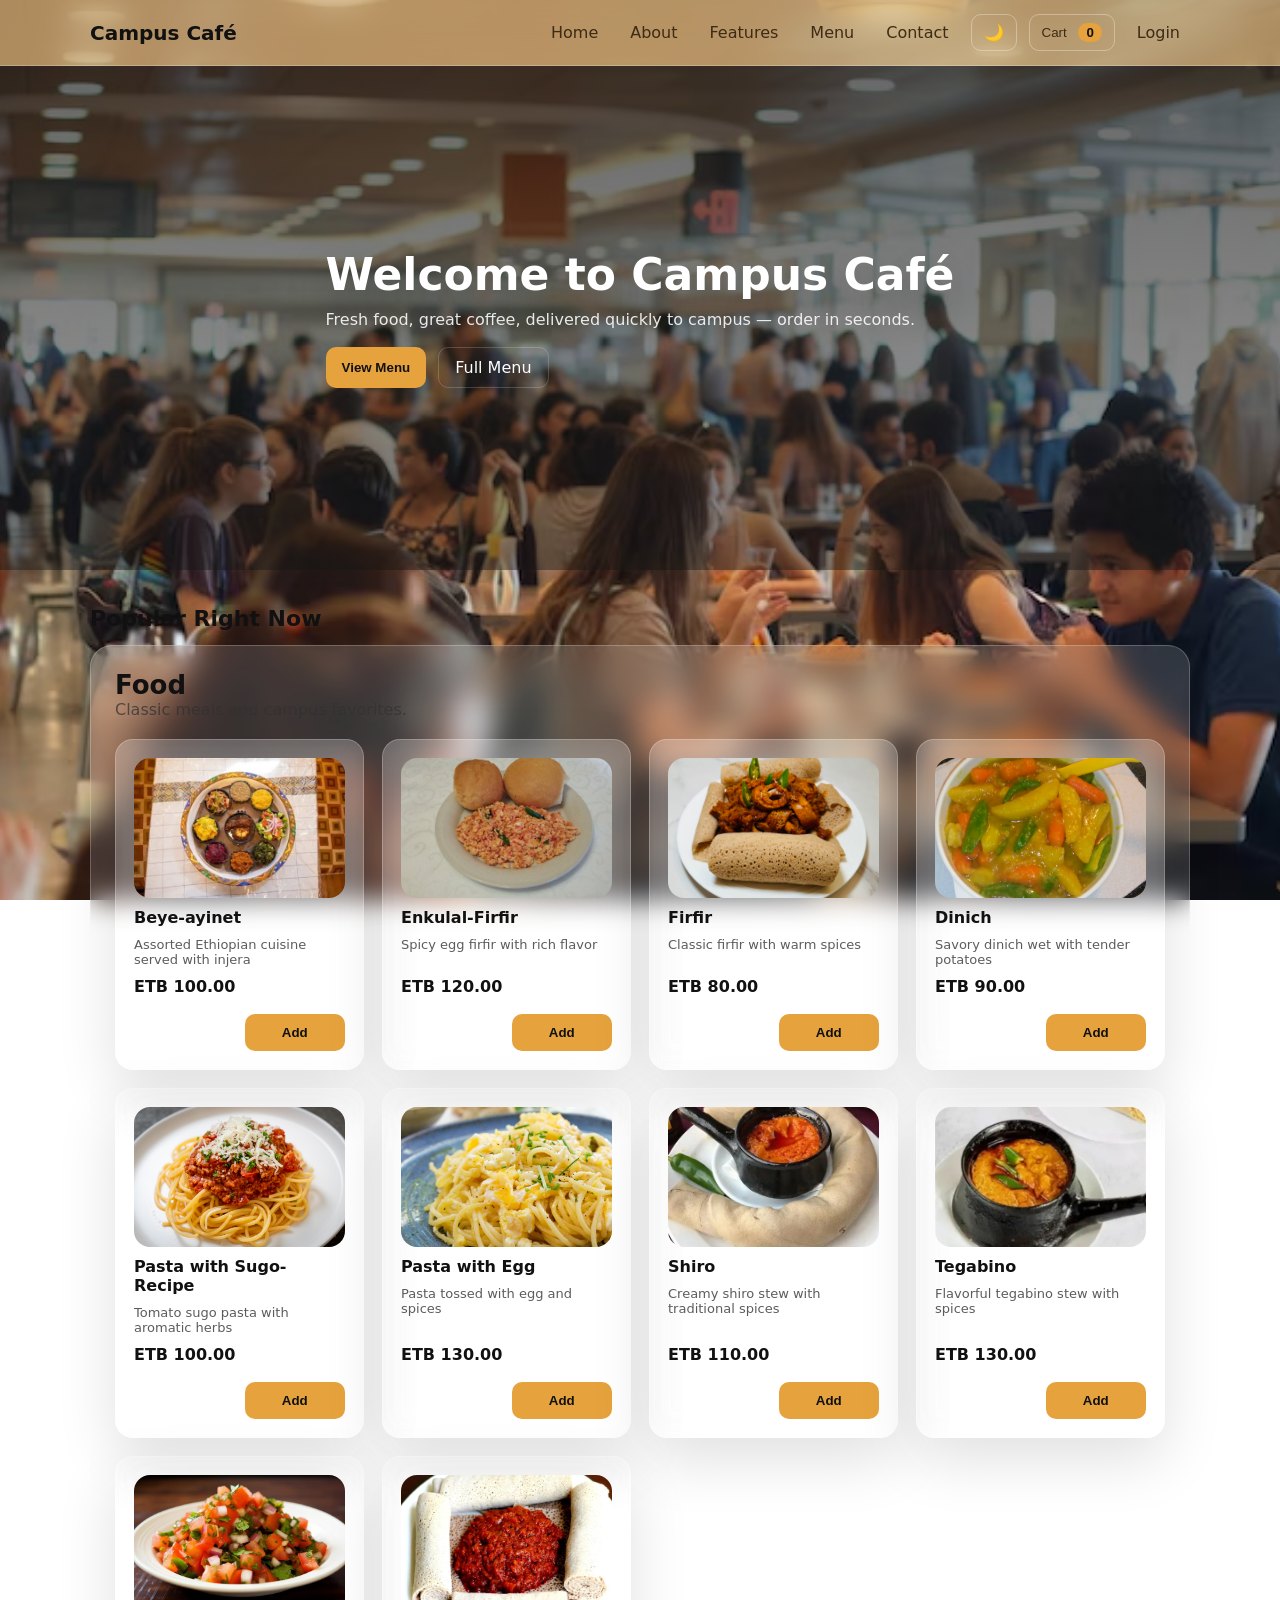
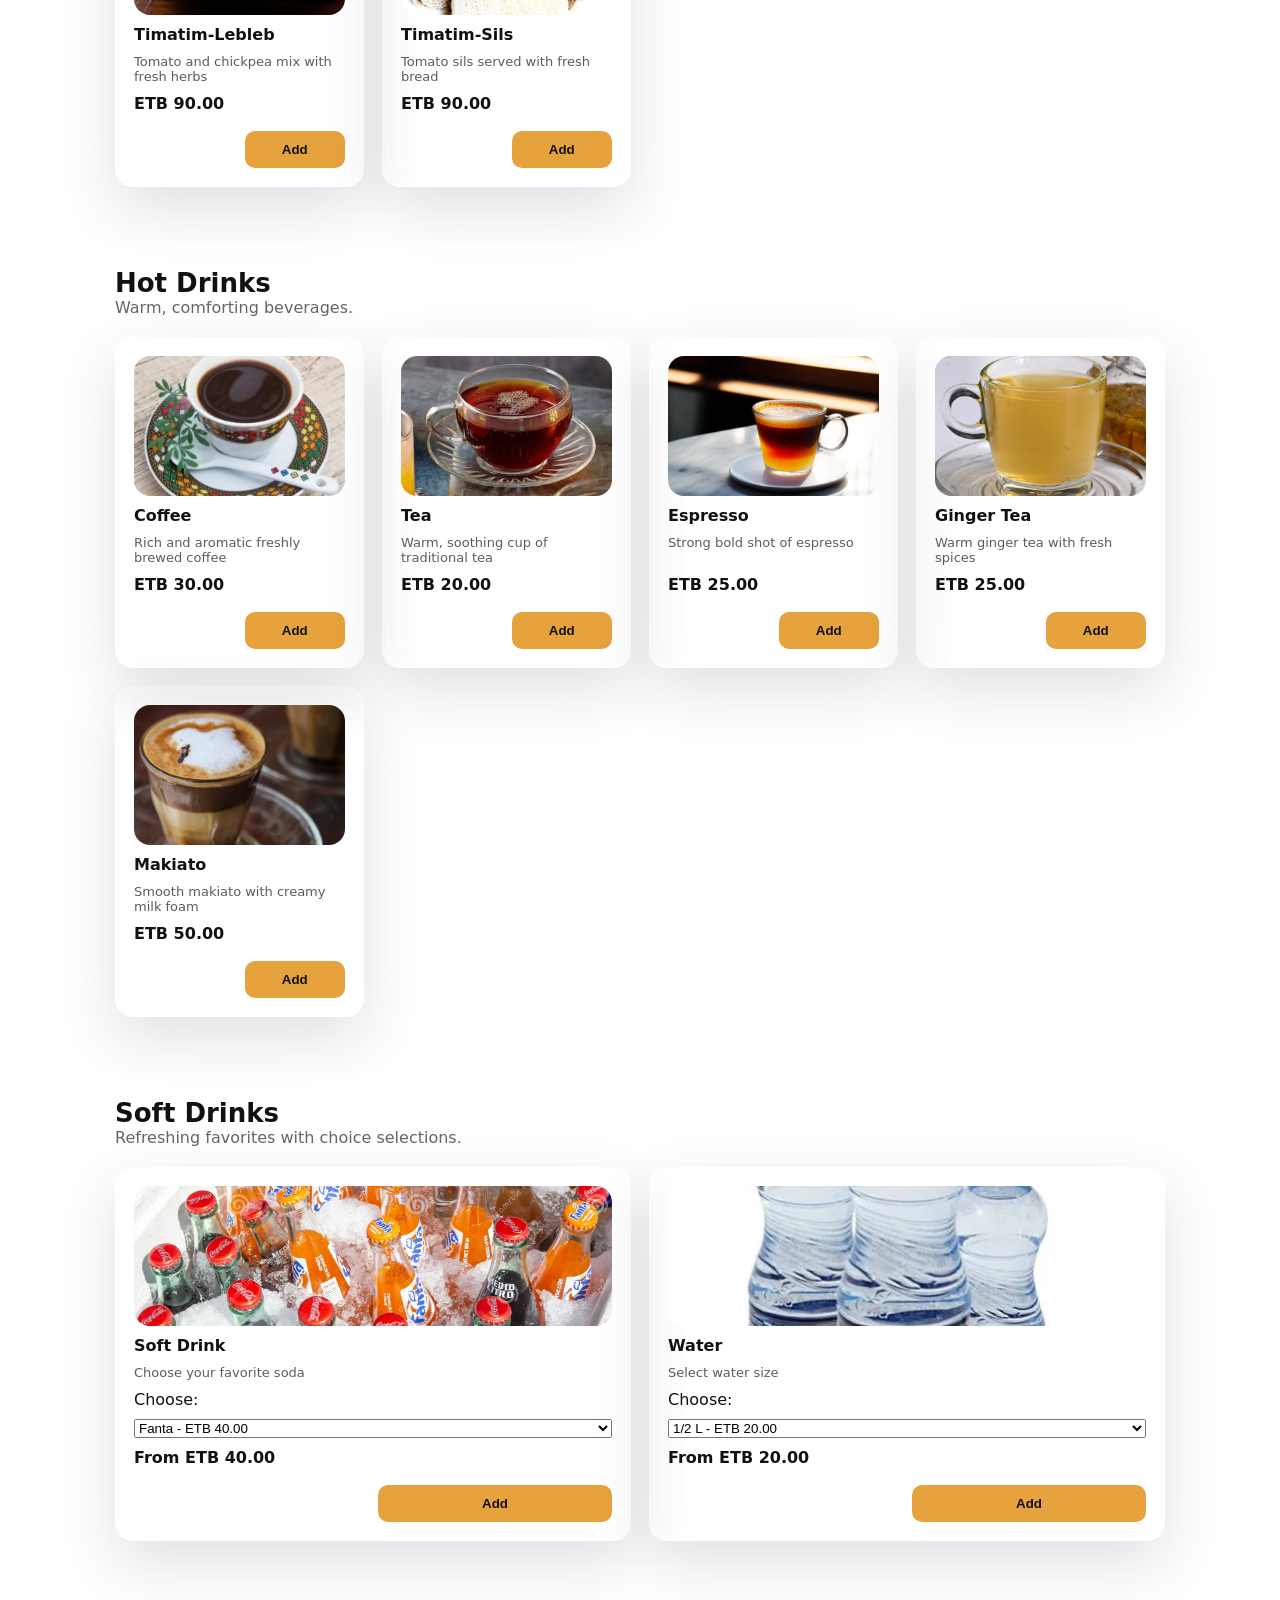
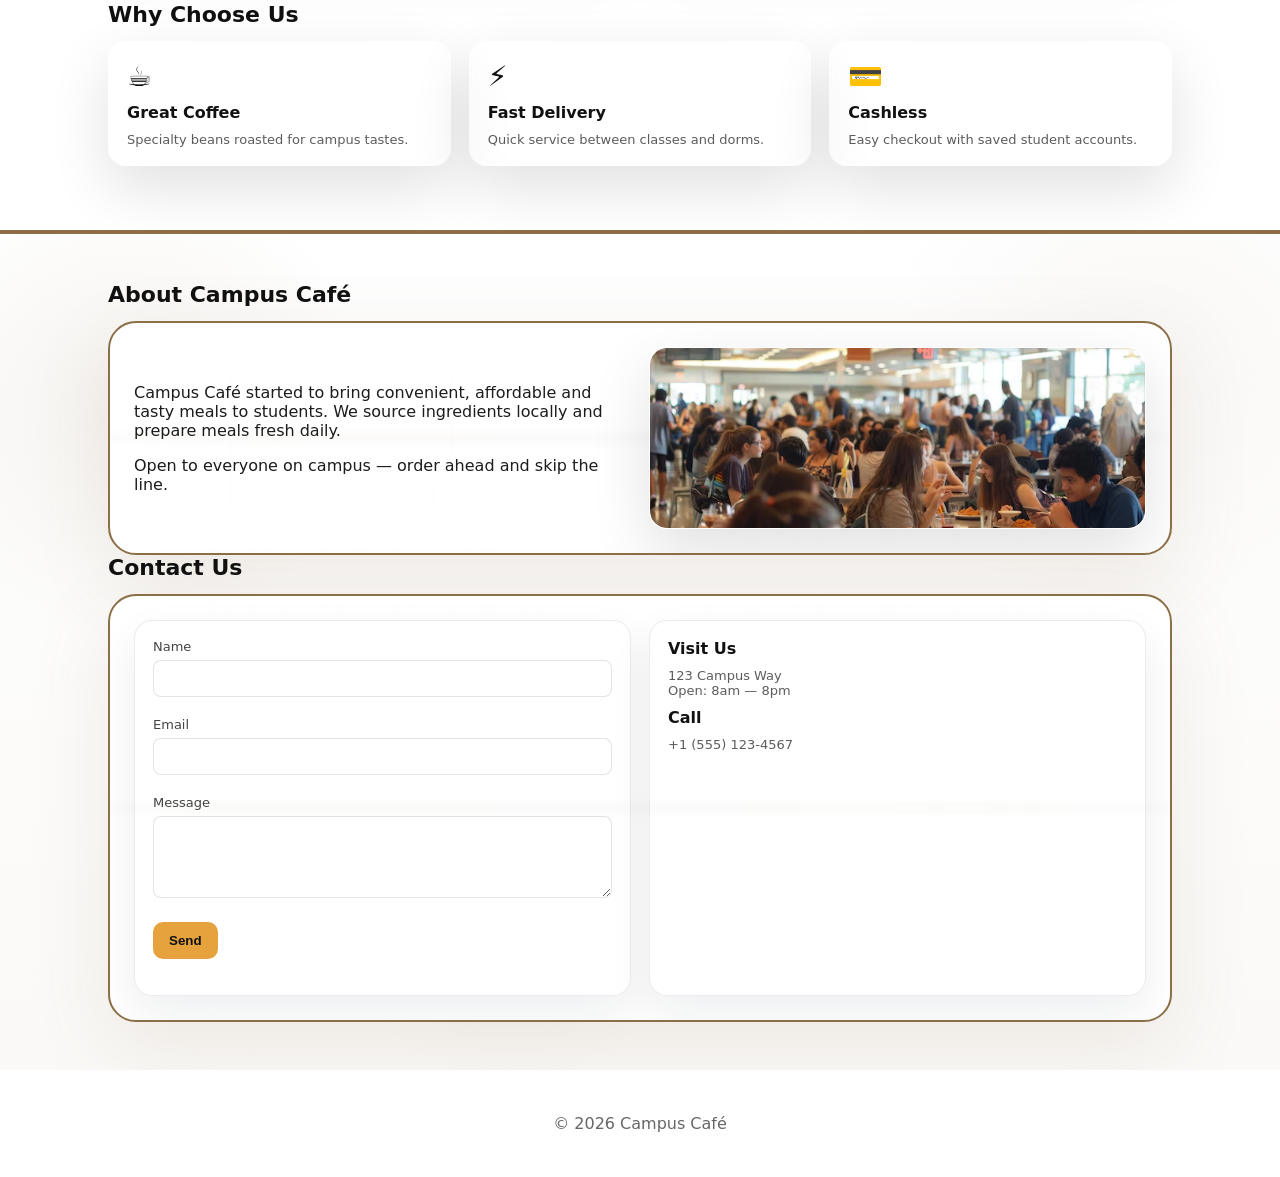
<file: index.html>
<!DOCTYPE html>
<html lang="en">
<head>
  <meta charset="utf-8" />
  <meta name="viewport" content="width=device-width,initial-scale=1" />
  <title>Campus Cafe — Home</title>
  <link rel="stylesheet" href="styles.css" />
</head>

<body>
  <header class="site-header">
    <div class="container header-inner">
      <a class="brand" href="index.html">Campus Café</a>
      <nav class="nav" aria-label="Main navigation">
        <a class="nav-link" href="#home">Home</a>
        <a class="nav-link" href="#about">About</a>
        <a class="nav-link" href="#features">Features</a>
        <a class="nav-link" href="#menu">Menu</a>
        <a class="nav-link" href="#contact">Contact</a>
        <button id="themeToggle" class="theme-toggle" aria-label="Toggle dark mode">🌙</button>
        <button id="cartBtn" class="nav-btn">Cart <span id="cart-count" class="badge">0</span></button>
        <a class="nav-link" href="login.html">Login</a>
      </nav>
    </div>
  </header>

  <main>
    <section id="home" class="hero">
      <div class="overlay"></div>
      <div class="hero-inner container">
        <h1>Welcome to Campus Café</h1>
        <p>Fresh food, great coffee, delivered quickly to campus — order in seconds.</p>
        <div class="hero-actions">
          <button id="viewMenu" class="btn primary">View Menu</button>
          <a class="btn ghost" href="menu.html">Full Menu</a>
        </div>
      </div>
    </section>

    <section class="menu container" id="menu">
      <h2 class="section-title">Popular Right Now</h2>
      <div class="menu-sections">
        <div class="menu-category">
          <div class="menu-category-header">
            <div>
              <h3>Food</h3>
              <p>Classic meals and campus favorites.</p>
            </div>
          </div>
          <div id="food-grid" class="grid"></div>
        </div>

        <div class="menu-category">
          <div class="menu-category-header">
            <div>
              <h3>Hot Drinks</h3>
              <p>Warm, comforting beverages.</p>
            </div>
          </div>
          <div id="hot-drink-grid" class="grid"></div>
        </div>

        <div class="menu-category">
          <div class="menu-category-header">
            <div>
              <h3>Soft Drinks</h3>
              <p>Refreshing favorites with choice selections.</p>
            </div>
          </div>
          <div id="soft-drink-grid" class="grid"></div>
        </div>
      </div>
    </section>

    <section id="features" class="container features">
      <h2 class="section-title">Why Choose Us</h2>
      <div class="grid">
        <div class="card">
          <div style="font-size:28px">☕</div>
          <h4>Great Coffee</h4>
          <p>Specialty beans roasted for campus tastes.</p>
        </div>
        <div class="card">
          <div style="font-size:28px">⚡</div>
          <h4>Fast Delivery</h4>
          <p>Quick service between classes and dorms.</p>
        </div>
        <div class="card">
          <div style="font-size:28px">💳</div>
          <h4>Cashless</h4>
          <p>Easy checkout with saved student accounts.</p>
        </div>
      </div>
    </section>

    <div class="about-zone">
      <section id="about" class="container about">
        <h2 class="section-title">About Campus Café</h2>
        <div class="grid">
          <div>
            <p>Campus Café started to bring convenient, affordable and tasty meals to students. We source ingredients locally and prepare meals fresh daily.</p>
            <p>Open to everyone on campus — order ahead and skip the line.</p>
          </div>
          <div class="card" style="padding:0;overflow:hidden">
            <div class="thumb" style="height:180px;background-image:url('cafteria.jpg')"></div>
          </div>
        </div>
      </section>

      <section id="contact" class="container contact">
        <h2 class="section-title">Contact Us</h2>
        <div class="grid">
          <form id="contactForm" class="card">
            <div class="form-group"><label for="name">Name</label><input id="cf-name" required></div>
            <div class="form-group"><label for="email">Email</label><input id="cf-email" type="email" required></div>
            <div class="form-group"><label for="message">Message</label><textarea id="cf-message" rows="4" required></textarea></div>
            <div style="display:flex;gap:10px"><button class="btn primary" type="submit">Send</button><button id="cf-clear" type="button" class="btn ghost">Clear</button></div>
            <div id="cf-status" style="margin-top:8px;color:var(--muted)"></div>
          </form>
          <div class="card">
            <h4>Visit Us</h4>
            <p>123 Campus Way<br/>Open: 8am — 8pm</p>
            <h4>Call</h4>
            <p>+1 (555) 123-4567</p>
          </div>
        </div>
      </section>
    </div>
  </main>

  <div id="cartModal" class="cart-modal" aria-hidden="true">
    <div class="cart-panel">
      <header class="cart-header">
        <h3>Your Cart</h3>
        <button id="closeCart" class="close">✕</button>
      </header>
      <div id="cartItems" class="cart-items"></div>
      <div class="cart-footer">
        <div class="total">Total: <span id="cartTotal">ETB 0.00</span></div>
        <div class="cart-actions">
          <button id="clearCart" class="btn ghost">Clear</button>
          <button id="checkout" class="btn primary">Checkout</button>
        </div>
      </div>
    </div>
  </div>

  <footer class="site-footer">
    <div class="container">
      <p>© <span id="year"></span> Campus Café</p>
    </div>
  </footer>

  <script src="script.js"></script>
</body>
</html>
</file>
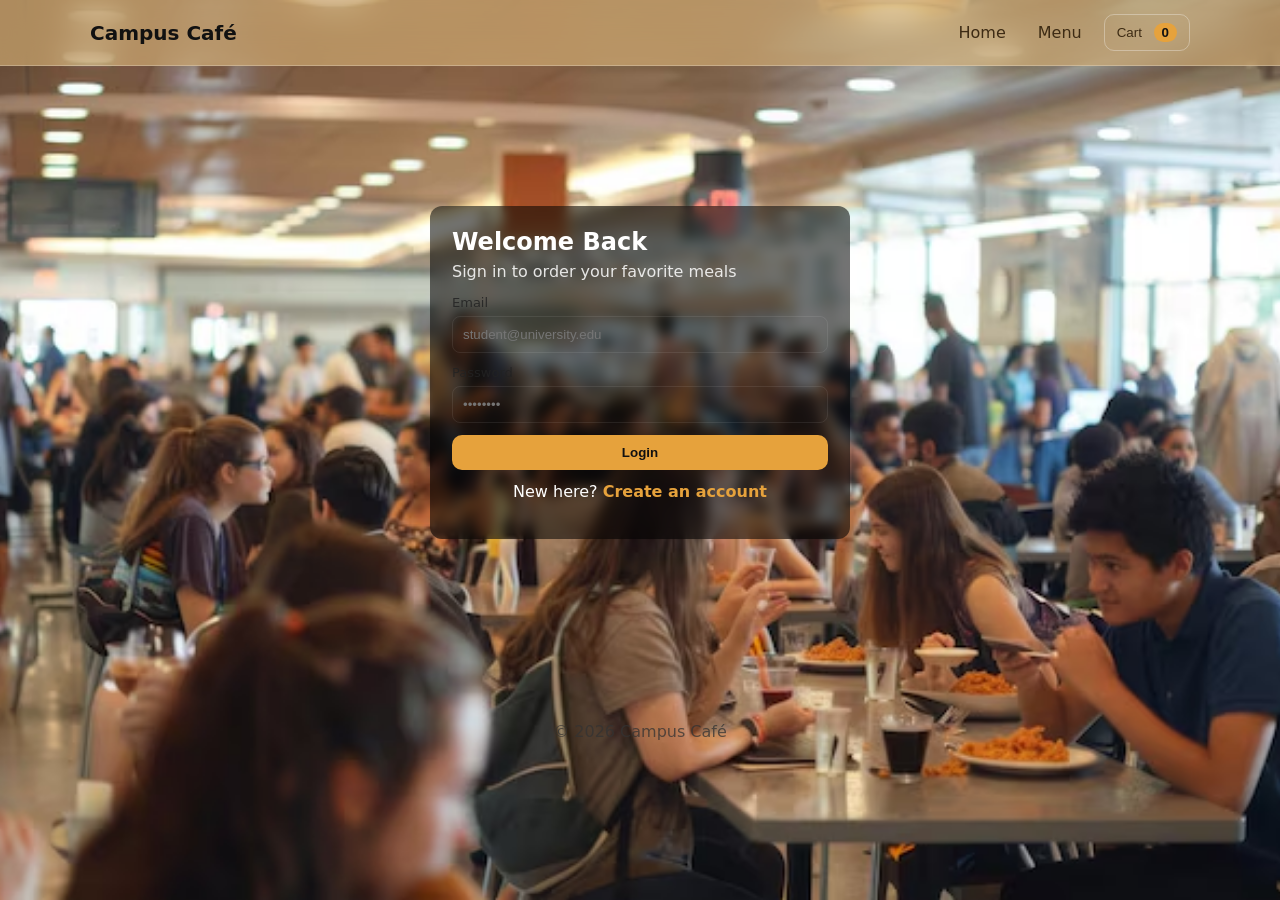
<file: login.html>
<!DOCTYPE html>
<html lang="en">
<head>
  <meta charset="utf-8" />
  <meta name="viewport" content="width=device-width,initial-scale=1" />
  <title>Campus Café — Login</title>
  <link rel="stylesheet" href="styles.css" />
  <style>
    .auth-wrap{min-height:68vh;display:flex;align-items:center;justify-content:center}
    .card-form{width:100%;max-width:420px;background:rgba(0,0,0,0.55);padding:22px;border-radius:12px;backdrop-filter:blur(6px);color:#fff}
    .card-form h2{margin:0 0 6px}
    .card-form .sub{margin:0 0 14px;color:rgba(255,255,255,0.85)}
    .form-group{margin-bottom:12px}
    label{display:block;font-size:13px;margin-bottom:6px}
    input[type=email],input[type=password]{width:100%;padding:10px;border-radius:8px;border:1px solid rgba(255,255,255,0.08);background:transparent;color:inherit}
    .error{color:#ffb3b3;font-size:13px;margin-top:6px}
    .btn-block{display:block;width:100%}
    .form-foot{margin-top:12px;text-align:center}
    .form-foot a{color:var(--accent);text-decoration:none;font-weight:700;cursor:pointer}
  </style>
</head>
<body>

  <header class="site-header">
    <div class="container header-inner">
      <a class="brand" href="index.html">Campus Café</a>
      <nav class="nav">
        <a class="nav-link" href="index.html">Home</a>
        <a class="nav-link" href="menu.html">Menu</a>
        <button id="cartBtn" class="nav-btn">Cart <span id="cart-count" class="badge">0</span></button>
      </nav>
    </div>
  </header>

  <main class="auth-wrap">
    <form id="loginForm" class="card-form" novalidate>
      <h2>Welcome Back</h2>
      <p class="sub">Sign in to order your favorite meals</p>

      <div class="form-group">
        <label for="email">Email</label>
        <input type="email" id="email" name="email" placeholder="student@university.edu" required />
        <div id="err-email" class="error" aria-live="polite"></div>
      </div>

      <div class="form-group">
        <label for="password">Password</label>
        <input type="password" id="password" name="password" placeholder="••••••••" required />
        <div id="err-pass" class="error" aria-live="polite"></div>
      </div>

      <button type="submit" class="btn primary btn-block">Login</button>
      <p class="form-foot">New here? <a id="createAccountLink" href="register.html">Create an account</a></p>
    </form>
  </main>

  <footer class="site-footer">
    <div class="container"><p>© <span id="year"></span> Campus Café</p></div>
  </footer>

  <script>
    document.addEventListener('DOMContentLoaded',()=>{
      document.getElementById('year').textContent = new Date().getFullYear();
      const form = document.getElementById('loginForm');
      form.addEventListener('submit', e=>{
        e.preventDefault();
        const email = document.getElementById('email');
        const pass = document.getElementById('password');
        let ok = true;
        document.getElementById('err-email').textContent = '';
        document.getElementById('err-pass').textContent = '';
        if(!email.value || !/.+@.+\..+/.test(email.value)){ document.getElementById('err-email').textContent = 'Please enter a valid email'; ok=false }
        if(!pass.value || pass.value.length < 4){ document.getElementById('err-pass').textContent = 'Password must be at least 4 characters'; ok=false }
        if(!ok) return;
        // fake login: save user and redirect to menu
        localStorage.setItem('cafe_user', JSON.stringify({email: email.value}));
        window.location.href = 'menu.html';
      });

        // Ensure "Create an account" link works reliably on touch devices
        const createLink = document.getElementById('createAccountLink');
        if(createLink){
          createLink.addEventListener('click', e=>{ e.preventDefault(); window.location.href = createLink.href; });
          createLink.addEventListener('touchstart', e=>{ e.preventDefault(); window.location.href = createLink.href; });
        }
    });
  </script>

</body>
</html>
</file>
<file: styles.css>
:root{
  --bg-overlay: rgba(10,10,10,0.45);
  --accent: #E6A23C;
  --muted: #f5f5f7;
  --glass: rgba(255,255,255,0.06);
  --max-width: 1100px;
  --brown: #8B6F47;
  --brown-light: #A0826D;
}
html.dark-mode{
  --bg-primary: #1a1a1a;
  --bg-secondary: #2d2d2d;
  --text-primary: #f0f0f0;
  --text-secondary: rgba(240,240,240,0.8);
  --card-bg: rgba(45,45,45,0.9);
  --border-color: rgba(255,255,255,0.1);
}
*{box-sizing:border-box}
html,body{height:100%;margin:0;font-family:Inter,system-ui,-apple-system,Segoe UI,Roboto,'Helvetica Neue',Arial}
body{
  color:#111;
  background:linear-gradient(180deg, rgba(255,255,255,0.65), rgba(248,249,251,0.70));
  background-image: url('cafteria.jpg');
  background-size:cover;
  background-position:center;
  background-attachment:fixed;
  -webkit-font-smoothing:antialiased;
}
.container{max-width:var(--max-width);margin:0 auto;padding:0 18px}
.site-header{position:sticky;top:0;z-index:30;background:rgba(214,176,118,0.65);backdrop-filter: blur(14px);border-bottom:1px solid rgba(255,255,255,0.24);}
.header-inner{display:flex;align-items:center;justify-content:space-between;padding:14px 0}
.brand{font-weight:700;color:#111;text-decoration:none;font-size:20px}
.nav{display:flex;gap:12px;align-items:center}
.nav-link{color:#3d2b14;text-decoration:none;padding:8px 10px;border-radius:8px}
.nav-link:hover{background:rgba(255,255,255,0.18)}
.nav-link.active{color:#3d2b14;background:rgba(255,255,255,0.28)}
.nav-btn{background:transparent;border:1px solid rgba(255,255,255,0.32);color:#3d2b14;padding:8px 12px;border-radius:10px;cursor:pointer}
.theme-toggle{background:transparent;border:1px solid rgba(255,255,255,0.32);color:#3d2b14;padding:8px 12px;border-radius:10px;cursor:pointer;font-size:16px;transition:all 300ms ease;}
.theme-toggle:hover{background:rgba(255,255,255,0.24);border-color:rgba(255,255,255,0.4);}
html.dark-mode .theme-toggle{color:#f0f0f0;border-color:rgba(255,255,255,0.2);}
html.dark-mode .theme-toggle:hover{background:rgba(160,130,109,0.2);border-color:rgba(160,130,109,0.4);}
.badge{display:inline-block;background:var(--accent);color:#111;padding:2px 8px;border-radius:999px;margin-left:8px;font-weight:700}
.hero{position:relative;min-height:56vh;display:flex;align-items:center}
.overlay{position:absolute;inset:0;background:linear-gradient(180deg, rgba(12,12,12,0.62), rgba(20,20,20,0.42));}
.hero-inner{position:relative;padding:60px 0;text-align:left;max-width:760px;}
.hero-inner h1{font-size:44px;margin:0 0 10px;color:#fff;text-shadow:0 18px 40px rgba(0,0,0,0.35)}
.hero-inner p{color:rgba(255,255,255,0.88);max-width:720px;margin:0 0 18px}
.hero-actions{display:flex;gap:12px}
.btn{padding:10px 16px;border-radius:10px;border:0;cursor:pointer;text-decoration:none}
.btn.primary{background:var(--accent);color:#111;font-weight:700}
.btn.ghost{background:transparent;border:1px solid rgba(255,255,255,0.18);color:#fff}
.menu{padding:36px 0}
.section-title{font-size:22px;margin:0 0 14px;color:#111}
.menu-sections{display:grid;gap:32px}
.menu-category{padding:24px; border-radius:22px; background:rgba(255,255,255,0.14); border:1px solid rgba(255,255,255,0.22); backdrop-filter: blur(14px);}
.menu-category:not(:first-child){border-top:none}
.menu-category-header{display:flex;flex-wrap:wrap;align-items:flex-end;justify-content:space-between;gap:12px;margin-bottom:20px}
.menu-category-header h3{font-size:26px;margin:0;color:#111}
.menu-category-header p{margin:0;color:rgba(51,51,51,0.75);max-width:620px}
.grid{display:grid;grid-template-columns:repeat(auto-fit,minmax(220px,1fr));gap:18px}
.empty-note{color:rgba(102,102,102,0.8);font-size:14px;padding:20px 0}
.about-zone{position:relative;overflow:hidden;background:linear-gradient(180deg, #ffffff 0%, #faf9f7 100%);margin-top:64px;padding:48px 0;border-top:4px solid var(--brown);}
.about-zone::before{content:'';position:absolute;inset:0;background:radial-gradient(circle at 10% 20%, rgba(139,111,71,0.08), transparent 18%), radial-gradient(circle at 90% 15%, rgba(160,130,109,0.06), transparent 20%), radial-gradient(circle at 40% 80%, rgba(160,130,109,0.06), transparent 18%);pointer-events:none;}
.about-zone::after{content:'';position:absolute;inset:-30% 0 -30%;background:linear-gradient(90deg, transparent 0%, rgba(139,111,71,0.04) 18%, rgba(160,130,109,0.04) 38%, rgba(255,255,255,0.06) 52%, rgba(139,111,71,0.04) 72%, transparent 100%);transform:skewY(-10deg) translateX(-100%);animation:ledFlow 9s linear infinite;pointer-events:none;}
.about-zone > .container{position:relative;z-index:1}
.about-zone .grid{position:relative;overflow:hidden;background:#ffffff;border-radius:28px;border:2px solid var(--brown);box-shadow:0 24px 80px rgba(139,111,71,0.12);padding:24px;}
.about-zone .grid::before{content:'';position:absolute;inset:0;background:linear-gradient(90deg, rgba(255,255,255,0.55), rgba(255,255,255,0.65) 45%, rgba(255,255,255,0.55));filter:blur(20px);opacity:0.08;pointer-events:none;}
.about-zone .grid::after{content:'';position:absolute;top:50%;left:0;width:100%;height:2px;background:linear-gradient(90deg, transparent 0%, rgba(139,111,71,0.3) 25%, rgba(160,130,109,0.3) 50%, rgba(139,111,71,0.25) 75%, transparent 100%);transform:translateY(-50%) scaleX(1.4);filter:blur(5px);opacity:0.6;pointer-events:none;animation:ledPulse 4s ease-in-out infinite;}
html.dark-mode .about-zone{background:linear-gradient(180deg, #2d2d2d 0%, #262626 100%);border-top-color:var(--brown-light);}
html.dark-mode .about-zone .grid{background:#2d2d2d;border-color:var(--brown-light);box-shadow:0 24px 80px rgba(139,111,71,0.2);}
html.dark-mode .about-zone .section-title{color:#f0f0f0;}
html.dark-mode .about-zone p{color:rgba(240,240,240,0.85);}
html.dark-mode .about-zone h4{color:#f0f0f0;}
@keyframes ledFlow{0%{transform:skewY(-10deg) translateX(-100%)}100%{transform:skewY(-10deg) translateX(100%)}}
@keyframes ledPulse{0%,100%{opacity:0.4}50%{opacity:0.85}}
.card{background:rgba(255,255,255,0.12); border:1px solid rgba(255,255,255,0.2);border-radius:18px;padding:18px;backdrop-filter: blur(12px);box-shadow:0 22px 60px rgba(0,0,0,0.12);display:flex;flex-direction:column;gap:10px}
.card{background:rgba(255,255,255,0.18); border:1px solid rgba(255,255,255,0.22);border-radius:18px;padding:18px;backdrop-filter: blur(12px);box-shadow:0 22px 60px rgba(0,0,0,0.12);display:flex;flex-direction:column;gap:10px}
.card .thumb{height:140px;border-radius:16px;background-size:cover;background-position:center}
.card h4{margin:0;font-size:16px;color:#111}
.card p{margin:0;color:rgba(51,51,51,0.8);font-size:13px}
.card .price{margin-top:auto;font-weight:700;color:#111}
.card .actions{display:flex;gap:8px;margin-top:8px}
.card .actions .btn{flex:1}
.about .grid{align-items:center}
.contact .card{padding:18px;background:rgba(255,255,255,0.95);border:1px solid rgba(17,24,39,0.08);box-shadow:0 18px 44px rgba(17,24,39,0.07);}
.form-group{margin-bottom:10px}
.form-group label{display:block;margin-bottom:6px;color:rgba(34,34,34,0.85);font-size:13px}
.form-group input,.form-group textarea{width:100%;padding:10px;border-radius:8px;border:1px solid rgba(17,24,39,0.12);background:#fff;color:#111}
.form-group textarea{resize:vertical}
.contact .card h4{margin-top:0;color:#111}
.cart-modal{position:fixed;inset:0;display:none;align-items:flex-end;justify-content:flex-end;padding:24px;background:rgba(248,249,250,0.96)}
.cart-modal[aria-hidden="false"]{display:flex}
.cart-panel{width:360px;background:#fff;backdrop-filter: blur(12px);border-radius:14px;padding:12px;pointer-events:auto;box-shadow:0 20px 50px rgba(17,24,39,0.18)}
.cart-header{display:flex;align-items:center;justify-content:space-between}
.cart-items{max-height:320px;overflow:auto;margin:12px 0}
.cart-item{display:flex;gap:10px;align-items:center;padding:8px;border-radius:8px;background:rgba(248,249,250,0.95);border:1px solid rgba(17,24,39,0.08)}
.cart-item .meta{flex:1}
.cart-item .meta h5{margin:0;font-size:14px;color:#111}
.cart-item .meta small{color:rgba(68,68,68,0.7)}
.cart-footer{display:flex;align-items:center;justify-content:space-between;gap:10px}
.close{background:transparent;border:0;color:#111;font-size:18px;cursor:pointer}
.site-footer{padding:28px 0;text-align:center;color:rgba(51,51,51,0.75)}

/* small UI flourishes */
html{scroll-behavior:smooth}
.fade-in{opacity:0;transform:translateY(6px);transition:all 420ms cubic-bezier(.2,.9,.3,1)}
.fade-in.show{opacity:1;transform:none}

/* Dark mode styles */
html.dark-mode body{
  background-image:none;
  background:linear-gradient(180deg, #1a1a1a 0%, #0f0f0f 100%);
  color:#f0f0f0;
}
html.dark-mode .site-header{background:rgba(26,26,26,0.95);border-bottom-color:rgba(139,111,71,0.2);}
html.dark-mode .nav-link{color:#b0b0b0;}
html.dark-mode .nav-link.active{color:#f0f0f0;background:rgba(139,111,71,0.15);}
html.dark-mode .brand{color:#f0f0f0;}
html.dark-mode .menu-category{background:rgba(45,45,45,0.15);border-color:rgba(139,111,71,0.25);}
html.dark-mode .menu-category-header h3{color:#f0f0f0;}
html.dark-mode .menu-category-header p{color:rgba(240,240,240,0.75);}
html.dark-mode .section-title{color:#f0f0f0;}
html.dark-mode .card{background:rgba(45,45,45,0.3);border-color:rgba(139,111,71,0.2);color:#f0f0f0;}
html.dark-mode .card h4{color:#f0f0f0;}
html.dark-mode .card p{color:rgba(240,240,240,0.9);}
html.dark-mode .contact .card{background:rgba(45,45,45,0.95);border-color:rgba(139,111,71,0.3);}
html.dark-mode .contact .card h4{color:#f0f0f0;}
html.dark-mode .contact .card p{color:rgba(240,240,240,0.85);}
html.dark-mode .form-group label{color:rgba(240,240,240,0.95);}
html.dark-mode .form-group input,html.dark-mode .form-group textarea{background:#2d2d2d;color:#f0f0f0;border-color:rgba(139,111,71,0.25);}
html.dark-mode .form-group input::placeholder,html.dark-mode .form-group textarea::placeholder{color:rgba(240,240,240,0.6);}
html.dark-mode .cart-panel{background:#2d2d2d;}
html.dark-mode .cart-item{background:rgba(45,45,45,0.8);border-color:rgba(139,111,71,0.25);}
html.dark-mode .cart-item .meta h5{color:#f0f0f0;}
html.dark-mode .cart-item .meta small{color:rgba(240,240,240,0.8);}
html.dark-mode .site-footer{color:rgba(240,240,240,0.85);}
html.dark-mode .hero-inner h1{color:#f0f0f0;}
html.dark-mode .hero-inner p{color:rgba(240,240,240,0.9);}
html.dark-mode .overlay{background:linear-gradient(180deg, rgba(26,26,26,0.85), rgba(15,15,15,0.85));}
html.dark-mode .section-title, html.dark-mode h2, html.dark-mode h3, html.dark-mode h4, html.dark-mode h5, html.dark-mode p, html.dark-mode label, html.dark-mode .nav-link, html.dark-mode .btn.primary, html.dark-mode .btn.ghost, html.dark-mode .badge, html.dark-mode .menu-category-header p {color: #f0f0f0;}

/* small screens */
@media (max-width:640px){
  .hero-inner h1{font-size:28px}
  .cart-panel{width:100%}
}
</file>
